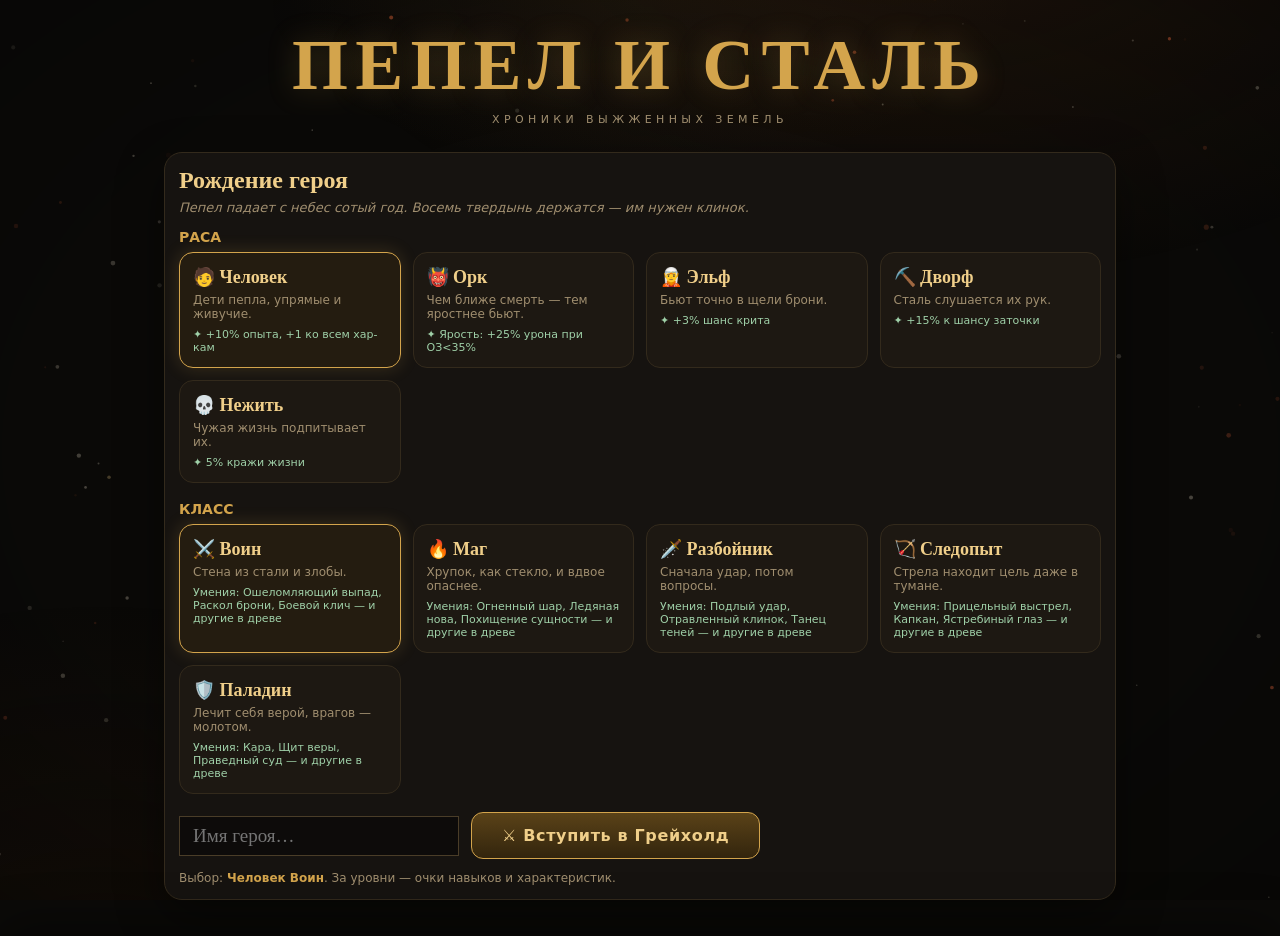
<file: index.html>
<!DOCTYPE html>
<html lang="ru">
<head>
  <meta charset="UTF-8">
  <meta name="viewport" content="width=device-width,initial-scale=1">
  <title>Пепел и Сталь</title>

  <link rel="stylesheet" href="styles/main.css">
  <link rel="stylesheet" href="styles/effects.css">
  <link rel="stylesheet" href="styles/dungeon.css">
  <link rel="stylesheet" href="styles/combat-juice.css">
  <link rel="stylesheet" href="styles/qol.css">
  <link rel="stylesheet" href="styles/mobile.css">
  <link rel="stylesheet" href="styles/mobile-menu-fix.css">
</head>
<body>
  <canvas id="fx" class="fx-layer"></canvas>
  <canvas id="ash" class="fx-layer"></canvas>

  <div id="create">
    <h1 class="create-title">ПЕПЕЛ И СТАЛЬ</h1>
    <div class="create-subtitle">ХРОНИКИ ВЫЖЖЕННЫХ ЗЕМЕЛЬ</div>

    <div class="panel">
      <h2 class="create-panel-title">Рождение героя</h2>
      <div class="create-tagline">
        Пепел падает с небес сотый год. Восемь твердынь держатся — им нужен клинок.
      </div>

      <div class="create-label">РАСА</div>
      <div class="selgrid" id="racegrid"></div>

      <div class="create-label">КЛАСС</div>
      <div class="selgrid" id="classgrid"></div>

      <div class="create-actions">
        <input
          id="cname"
          class="name-input"
          maxlength="16"
          placeholder="Имя героя…"
        >
        <button class="btn big gold" onclick="startGame()">
          ⚔ Вступить в Грейхолд
        </button>
      </div>

      <div id="csum" class="create-summary"></div>
    </div>
  </div>

  <div id="app" style="display:none">
    <div class="topbar">
      <div class="crest">ПЕПЕЛ И СТАЛЬ</div>

      <div class="tb-name">
        <b id="t-name"></b>
        <span id="t-race"></span>
      </div>

      <span class="lv" id="t-lvl">1</span>
      <span id="topbar-rank" class="rank-badge">🪵 Деревянный</span>

      <div class="tb-bars">
        <div class="bar hp">
          <i id="b-hp"></i>
          <span id="t-hp"></span>
        </div>

        <div class="bar mp">
          <i id="b-mp"></i>
          <span id="t-mp"></span>
        </div>

        <div class="bar xp">
          <i id="b-xp"></i>
          <span id="t-xp" class="xp-text"></span>
        </div>
      </div>

      <div class="res">
        <span class="gold-text" id="t-gold"></span>
        <span class="frag-text" id="t-frag"></span>

        <button
          class="btn small"
          style="margin-left:auto"
          onclick="if(confirm('Начать заново? Прогресс будет стёрт.')){localStorage.removeItem('AS3');location.reload();}"
        >
          Новая игра
        </button>
      </div>
    </div>

    <div id="main"></div>

    <div id="logpane">
      <b class="log-title">📜 Летопись</b>
      <div id="logbox"></div>
    </div>
  </div>

  <div class="toast" id="toast"></div>
  <div id="err"></div>

  <!-- =============================== -->
  <!-- ДАННЫЕ                          -->
  <!-- =============================== -->
  <script src="data/races.js"></script>
  <script src="data/classes.js"></script>
  <script src="data/new-skills.js"></script>
  <script src="data/stats.js"></script>
  <script src="data/enemies.js"></script>
  <script src="data/zones.js"></script>

  <script src="data/item-names.js"></script>
  <script src="data/item-affixes.js"></script>
  <script src="data/uniques.js"></script>
  <script src="data/gems.js"></script>
  <script src="data/elements.js"></script>
  <script src="data/trophies.js"></script>
  <script src="data/foods.js"></script>
  <script src="data/recipes.js"></script>
  <script src="data/titles.js"></script>
  <script src="data/ranks.js"></script>

  <script src="data/grand-content.js"></script>

  <!-- =============================== -->
  <!-- ЯДРО                            -->
  <!-- =============================== -->
  <script src="js/core/utils.js"></script>
  <script src="js/core/state.js"></script>
  <script src="js/core/save.js"></script>
  <script src="js/core/log.js"></script>
  <script src="js/core/fx.js"></script>

  <!-- =============================== -->
  <!-- СИСТЕМЫ                         -->
  <!-- =============================== -->
  <script src="js/systems/stats.js"></script>
  <script src="js/systems/skills.js"></script>
  <script src="js/systems/items.js"></script>
  <script src="js/systems/enemy.js"></script>
  <script src="js/systems/orders.js"></script>
  <script src="js/systems/economy.js"></script>

  <script src="js/systems/combat.js"></script>
  <script src="js/systems/dungeon.js"></script>
  <script src="js/systems/dungeon-update.js"></script>
  <script src="js/systems/arena.js"></script>

  <script src="js/systems/combat-juice.js"></script>

  <script src="js/systems/balance-patch.js"></script>

  

  <script src="js/systems/content-extra.js"></script>
  <script src="js/systems/dungeon-floors.js"></script>

  

  <!-- =============================== -->
  <!-- ИНТЕРФЕЙС                       -->
  <!-- =============================== -->
  <script src="js/ui/create.js"></script>
  <script src="js/ui/topbar.js"></script>
  <script src="js/ui/town.js"></script>
  <script src="js/ui/town2.js"></script>

  <script src="js/systems/inventory-qol.js"></script>
  <script src="js/systems/mobile-ui.js"></script>

  <script src="js/systems/ui-fix.js"></script>

  <script src="js/systems/grand-content.js"></script>

  <script src="js/systems/market-and-loot-expansion.js"></script>

  <!-- Запуск -->
  <script src="js/main.js"></script>
</body>
</html>
</file>
<file: styles/main.css>
:root {
  --bg: #0b0a08;
  --pan: #161310;
  --pan2: #1d1812;
  --lin: #332a1c;
  --lin2: #4a3d28;
  --gold: #d3a44c;
  --gold2: #f0cf8a;
  --ember: #e0653a;
  --teal: #4fb3a5;
  --blood: #c04040;
  --mana: #5a9fd6;
  --txt: #e9dcc3;
  --dim: #a08e6f;
  --dim2: #6f6250;
  --fd: Georgia, 'Times New Roman', serif;
  --fb: 'Segoe UI', system-ui, sans-serif;
}

* {
  margin: 0;
  padding: 0;
  box-sizing: border-box;
}

body {
  background: var(--bg);
  color: var(--txt);
  font-family: var(--fb);
  font-size: 14px;
  min-height: 100vh;
}

body::before {
  content: "";
  position: fixed;
  inset: 0;
  pointer-events: none;
  background:
    radial-gradient(900px 500px at 70% -10%, #2a1a0c55, transparent),
    radial-gradient(700px 500px at 10% 110%, #1c120855, transparent);
}

h1,
h2,
h3,
h4 {
  font-family: var(--fd);
}

button {
  font-family: var(--fb);
}

.fx-layer {
  position: fixed;
  inset: 0;
  z-index: 0;
  pointer-events: none;
}

#app,
#create {
  position: relative;
  z-index: 2;
}

/* =============================== */
/* Кнопки                          */
/* =============================== */

.btn {
  font-weight: 700;
  font-size: 13px;
  letter-spacing: .04em;
  color: var(--txt);
  background: linear-gradient(#2b2013, #1a130a);
  border: 1px solid var(--lin2);
  padding: 8px 14px;
  cursor: pointer;
  transition:
    transform 0.12s ease,
    box-shadow 0.15s ease,
    border-color 0.15s ease,
    color 0.15s ease;
}

.btn:hover {
  color: var(--gold2);
  border-color: var(--gold);
  box-shadow: 0 0 12px #d3a44c33;
}

.btn:active {
  transform: translateY(1px) scale(0.99);
}

.btn:disabled {
  opacity: .4;
  cursor: not-allowed;
}

.btn.gold {
  background: linear-gradient(#5a4218, #33250d);
  border-color: var(--gold);
  color: var(--gold2);
}

.btn.danger {
  border-color: #6c2a2a;
  color: #e8a0a0;
}

.btn.small {
  padding: 5px 9px;
  font-size: 12px;
}

.btn.big {
  padding: 13px 30px;
  font-size: 16px;
}

/* =============================== */
/* Бары                            */
/* =============================== */

.bar {
  position: relative;
  height: 15px;
  background: #000a;
  border: 1px solid #000;
  overflow: hidden;
}

.bar > i {
  position: absolute;
  left: 0;
  top: 0;
  bottom: 0;
  transition: width 0.35s cubic-bezier(0.22, 0.8, 0.35, 1);
}

.bar > span {
  position: absolute;
  inset: 0;
  display: flex;
  align-items: center;
  justify-content: center;
  font-size: 10px;
  font-weight: 700;
  color: #fff;
  text-shadow: 0 1px 2px #000;
}

.bar.hp > i {
  background: linear-gradient(#e0605a, #8c2020);
}

.bar.mp > i {
  background: linear-gradient(#6aa8e8, #2c5c9c);
}

.bar.xp > i {
  background: repeating-linear-gradient(
    45deg,
    var(--gold),
    var(--gold) 8px,
    #b98c34 8px,
    #b98c34 16px
  );
}

.bar.hp {
  height: 16px;
}

.bar.mp {
  height: 12px;
}

.bar.xp {
  height: 8px;
}

.xp-text {
  font-size: 8px;
}

/* =============================== */
/* Верхняя панель                  */
/* =============================== */

.res {
  display: flex;
  gap: 12px;
  align-items: center;
  flex-wrap: wrap;
  font-size: 13px;
}

.res .lv,
.lv {
  background: #0006;
  border: 1px solid var(--lin2);
  padding: 2px 9px;
  color: var(--gold);
  font-family: var(--fd);
}

.rank-badge {
  background: #0006;
  border: 1px solid var(--lin2);
  padding: 2px 9px;
  font-size: 12px;
}

.gold-text {
  color: var(--gold2);
}

.frag-text {
  color: var(--teal);
}

.topbar {
  display: flex;
  align-items: center;
  gap: 14px;
  padding: 10px 16px;
  background: linear-gradient(#1c140c, #140e08);
  border-bottom: 1px solid var(--lin);
  flex-wrap: wrap;
}

.crest {
  font-family: var(--fd);
  font-weight: 700;
  font-size: 19px;
  color: var(--gold);
}

.tb-name {
  min-width: 140px;
}

.tb-name b {
  font-family: var(--fd);
  font-size: 16px;
}

.tb-name span {
  display: block;
  color: var(--dim);
  font-size: 11px;
}

.tb-bars {
  flex: 1;
  display: flex;
  flex-direction: column;
  gap: 4px;
  max-width: 420px;
  min-width: 200px;
}

/* =============================== */
/* Панели и базовые блоки          */
/* =============================== */

.panel {
  background: var(--pan);
  border: 1px solid var(--lin);
  padding: 14px;
  margin-bottom: 12px;
  position: relative;
  animation: panelIn 0.24s ease;
}

@keyframes panelIn {
  from {
    opacity: 0;
    transform: translateY(8px);
  }

  to {
    opacity: 1;
    transform: translateY(0);
  }
}

.statline {
  display: flex;
  justify-content: space-between;
  padding: 4px 0;
  border-bottom: 1px dashed #ffffff10;
  font-size: 13px;
  gap: 10px;
  align-items: center;
}

.statline b {
  color: var(--gold2);
}

.statline .hint {
  font-size: 11px;
  color: var(--dim2);
  display: block;
}

.chip {
  display: inline-flex;
  gap: 5px;
  align-items: center;
  background: #0004;
  border: 1px solid var(--lin);
  padding: 3px 9px;
  font-size: 12px;
}

.chip.ck {
  cursor: pointer;
}

.chip.ck:hover {
  border-color: var(--gold);
}

/* =============================== */
/* Предметы                        */
/* =============================== */

.item {
  display: flex;
  gap: 9px;
  align-items: flex-start;
  background: #0003;
  border: 1px solid var(--lin);
  border-left: 3px solid #b9b3a4;
  padding: 8px 10px;
  margin-bottom: 7px;
  cursor: pointer;
  transition: .15s;
}

.item:hover {
  background: #fff1;
}

.item .ds {
  font-size: 11px;
  color: var(--dim);
}

.item .af {
  font-size: 11px;
  color: #9fb6d0;
  margin-top: 2px;
}

.item .eq {
  margin-left: auto;
  align-self: center;
  font-size: 11px;
  color: var(--gold);
  border: 1px solid var(--lin2);
  padding: 2px 7px;
  white-space: nowrap;
}

.r1 {
  border-left-color: #6fa8dc;
}

.r2 {
  border-left-color: #ffd24a;
}

.r3 {
  border-left-color: #e0575f;
}

.r4 {
  border-left-color: #ff9d3b;
  animation: lg 2.4s infinite;
}

@keyframes lg {
  0%,
  100% {
    box-shadow: 0 0 8px #ff9d3b22;
  }

  50% {
    box-shadow: 0 0 18px #ff9d3b55;
  }
}

.c0 {
  color: #b9b3a4;
}

.c1 {
  color: #6fa8dc;
}

.c2 {
  color: #ffd24a;
}

.c3 {
  color: #e0575f;
}

.c4 {
  color: #ff9d3b;
}

.icell {
  width: 72px;
  height: 72px;
  border: 2px solid #b9b3a4;
  background: #171008;
  display: flex;
  align-items: center;
  justify-content: center;
  font-size: 28px;
  position: relative;
  cursor: pointer;
  transition: .15s;
  flex: none;
}

.icell:hover {
  transform: translateY(-2px);
  box-shadow: 0 6px 14px #000a;
}

.icell.sm {
  width: 56px;
  height: 56px;
  font-size: 22px;
}

.icell.r1 {
  border-color: #6fa8dc;
}

.icell.r2 {
  border-color: #ffd24a;
}

.icell.r3 {
  border-color: #e0575f;
}

.icell.r4 {
  border-color: #ff9d3b;
  animation: lg 2.4s infinite;
}

.icell i {
  position: absolute;
  bottom: 1px;
  right: 3px;
  font-style: normal;
  font-size: 10px;
  color: var(--gold2);
  font-weight: 700;
}

.doll {
  display: grid;
  grid-template-columns: repeat(3, 72px);
  gap: 8px;
  justify-content: center;
  margin: 10px 0;
}

.slot {
  width: 72px;
  height: 72px;
  border: 1px dashed #4a3d28;
  display: flex;
  flex-direction: column;
  align-items: center;
  justify-content: center;
  color: #3f3428;
  font-size: 22px;
  background: #0003;
}

.slot small {
  font-size: 9px;
  letter-spacing: .06em;
  margin-top: 2px;
}

.bag {
  display: flex;
  flex-wrap: wrap;
  gap: 8px;
}

.invwrap {
  display: grid;
  grid-template-columns: 300px 1fr;
  gap: 12px;
}

.mast {
  display: inline-block;
  background: #ff9d3b22;
  border: 1px solid #ff9d3b;
  color: #ff9d3b;
  font-size: 10px;
  padding: 1px 6px;
  margin-left: 5px;
}

/* =============================== */
/* Экран создания                  */
/* =============================== */

#create {
  max-width: 1000px;
  margin: 0 auto;
  padding: 24px;
}

.create-title {
  text-align: center;
  font-size: clamp(38px, 6vw, 72px);
  color: var(--gold);
  letter-spacing: .1em;
  text-shadow: 0 0 30px #d3a44c44;
}

.create-subtitle {
  text-align: center;
  color: var(--dim);
  letter-spacing: .4em;
  font-size: 11px;
  margin: 6px 0 26px;
}

.create-panel-title {
  font-size: 24px;
  color: var(--gold2);
}

.create-tagline {
  color: var(--dim);
  font-size: 13px;
  margin: 6px 0 14px;
  font-style: italic;
}

.create-label {
  font-weight: 700;
  color: var(--gold);
  margin-bottom: 7px;
}

.create-actions {
  display: flex;
  gap: 12px;
  align-items: center;
  flex-wrap: wrap;
}

.name-input {
  background: #0006;
  border: 1px solid var(--lin2);
  color: var(--gold2);
  font-family: var(--fd);
  font-size: 19px;
  padding: 8px 13px;
  width: 280px;
  outline: none;
}

.create-summary {
  margin-top: 12px;
  color: var(--dim);
  font-size: 12px;
}

.selgrid {
  display: grid;
  grid-template-columns: repeat(auto-fill, minmax(220px, 1fr));
  gap: 12px;
  margin-bottom: 18px;
}

.selcard {
  background: var(--pan2);
  border: 1px solid var(--lin);
  padding: 13px;
  cursor: pointer;
  transition: .18s;
}

.selcard:hover {
  transform: translateY(-3px);
  border-color: var(--lin2);
}

.selcard.on {
  border-color: var(--gold);
  box-shadow: 0 0 18px #d3a44c33;
  background: #241c10;
}

.selcard h4 {
  font-size: 18px;
  color: var(--gold2);
}

.selcard p {
  font-size: 12px;
  color: var(--dim);
  margin-top: 5px;
}

.selcard .bn {
  margin-top: 7px;
  font-size: 11px;
  color: #9fd0a8;
}

/* =============================== */
/* Город                           */
/* =============================== */

#main {
  padding: 16px 20px;
}

.subnav {
  display: flex;
  gap: 6px;
  flex-wrap: wrap;
  margin-bottom: 12px;
}

.locgrid {
  display: grid;
  grid-template-columns: repeat(auto-fill, minmax(160px, 1fr));
  gap: 10px;
}

.loccard {
  background: var(--pan2);
  border: 1px solid var(--lin);
  padding: 12px;
  cursor: pointer;
  transition: .18s;
  text-align: center;
}

.loccard:hover {
  border-color: var(--gold);
  transform: translateY(-2px);
}

.loccard .lic {
  font-size: 30px;
}

.loccard h4 {
  font-size: 15px;
  color: var(--gold2);
}

.loccard p {
  font-size: 11px;
  color: var(--dim);
  margin-top: 4px;
}

.order {
  display: flex;
  gap: 10px;
  align-items: center;
  background: #0003;
  border: 1px solid var(--lin);
  padding: 9px 12px;
  margin-bottom: 7px;
}

.order.done {
  border-color: #5a7a3a;
}

.order.exp {
  border-color: #6c2a2a;
  opacity: .6;
}

.order .oi {
  font-size: 22px;
}

.order h4 {
  font-size: 15px;
}

.order p {
  font-size: 11px;
  color: var(--dim);
}

.order .rw {
  font-size: 11px;
  color: var(--gold2);
}

.order .tm {
  font-size: 11px;
  color: var(--ember);
  font-weight: 700;
}

.order .tm.low {
  color: var(--blood);
  animation: bl 1s infinite;
}

@keyframes bl {
  0%,
  100% {
    opacity: 1;
  }

  50% {
    opacity: .4;
  }
}

.dice {
  font-size: 44px;
  display: inline-block;
  margin: 0 6px;
}

.playcard {
  display: inline-block;
  width: 56px;
  height: 80px;
  border: 2px solid var(--lin2);
  border-radius: 6px;
  background: #f4ecd8;
  color: #222;
  font-size: 22px;
  font-weight: 700;
  text-align: center;
  line-height: 80px;
  margin: 0 6px;
}

.playcard.red {
  color: #a02020;
}

.gameres {
  font-family: var(--fd);
  font-size: 20px;
  margin: 8px 0;
  min-height: 26px;
}

.foodgrid {
  display: grid;
  grid-template-columns: repeat(auto-fill, minmax(150px, 1fr));
  gap: 8px;
}

.foodcard {
  border: 1px solid var(--lin);
  padding: 10px;
  background: #0003;
}

.foodcard.avail {
  border-color: var(--gold);
  background: #241c10;
}

.foodcard .fic {
  font-size: 24px;
}

.foodcard h5 {
  font-size: 13px;
  color: var(--gold2);
}

.foodcard p {
  font-size: 10px;
  color: var(--dim);
  margin: 3px 0;
}

.inncard {
  border: 1px solid var(--lin);
  padding: 12px;
  background: #0003;
  margin-bottom: 8px;
}

.inncard h5 {
  font-size: 15px;
  color: var(--gold2);
}

.inncard p {
  font-size: 12px;
  color: var(--dim);
  margin: 4px 0;
}

.drow {
  display: flex;
  align-items: center;
  gap: 8px;
  background: #0003;
  border: 1px solid var(--lin);
  padding: 6px 10px;
  margin-bottom: 5px;
}

.drow .nm2 {
  font-weight: 700;
  font-size: 13px;
}

.drow .ds2 {
  font-size: 11px;
  color: var(--dim);
}

/* =============================== */
/* Древо навыков                   */
/* =============================== */

#treewrap {
  position: relative;
  height: 560px;
  border: 1px solid var(--lin);
  background: radial-gradient(900px 600px at 50% 40%, #1e160d, #0c0906);
  overflow: hidden;
}

#treesvg {
  width: 100%;
  height: 100%;
  cursor: grab;
  touch-action: none;
}

.nd {
  transition: .15s;
  cursor: pointer;
}

.nd:hover {
  filter: brightness(1.5);
}

.nd.av circle.halo {
  animation: halo 1.8s infinite;
}

@keyframes halo {
  0%,
  100% {
    opacity: .15;
  }

  50% {
    opacity: .6;
  }
}

#tt {
  position: absolute;
  z-index: 5;
  background: #12100af2;
  border: 1px solid var(--lin2);
  padding: 10px 13px;
  font-size: 12px;
  max-width: 260px;
  pointer-events: none;
  display: none;
}

#tt b {
  font-family: var(--fd);
  font-size: 15px;
  display: block;
  margin-bottom: 3px;
}

#tt .m {
  color: #9fd0a8;
}

#tt .st {
  color: var(--dim);
  font-size: 11px;
  margin-top: 4px;
}

/* =============================== */
/* Данж                            */
/* =============================== */

.droom {
  cursor: pointer;
}

.droom.av:hover rect {
  stroke: var(--gold) !important;
}

.droom.done {
  opacity: .55;
}

.droom text {
  pointer-events: none;
}

/* =============================== */
/* Бой                             */
/* =============================== */

#arena {
  display: grid;
  grid-template-columns: 1fr 1fr;
  gap: 14px;
  margin-bottom: 12px;
}

.combatant {
  background: var(--pan2);
  border: 1px solid var(--lin);
  padding: 14px;
  text-align: center;
  position: relative;
  overflow: hidden;
}

.combatant .face {
  font-size: 50px;
  line-height: 1;
  margin: 6px 0;
}

.combatant.enemy {
  border-color: #5c2a2a;
}

.combatant.enemy.boss {
  border-color: var(--blood);
  animation: bp 2.6s infinite;
}

@keyframes bp {
  0%,
  100% {
    box-shadow: 0 0 16px #c0404022;
  }

  50% {
    box-shadow: 0 0 30px #c0404055;
  }
}

.combatant h3 {
  font-size: 19px;
}

.combatant .tag {
  font-size: 10px;
  color: var(--dim);
  letter-spacing: .1em;
  text-transform: uppercase;
}

.chlabel {
  margin-top: 6px;
  font-size: 9px;
  letter-spacing: 0.14em;
  color: var(--dim2);
  text-transform: uppercase;
}

.float {
  position: absolute;
  left: 50%;
  top: 36%;
  font-family: var(--fd);
  font-weight: 700;
  font-size: 28px;
  color: #ff8d7a;
  pointer-events: none;
  animation: fl .9s forwards;
  text-shadow: 0 2px 4px #000;
}

.float.crit {
  font-size: 38px;
  color: var(--gold2);
}

.float.heal,
.float.f-heal {
  color: #8fe08f;
}

.float.f-fire {
  color: #ff8c4a;
}

.float.f-poison {
  color: #7fb95c;
}

.float.f-ice {
  color: #8fd0ff;
}

.float.f-light {
  color: #ffe06a;
}

.float.f-shadow {
  color: #b48fe0;
}

@keyframes fl {
  from {
    opacity: 1;
    transform: translate(-50%, 0);
  }

  to {
    opacity: 0;
    transform: translate(-50%, -50px);
  }
}

.shake {
  animation: shk .32s;
}

@keyframes shk {
  0%,
  100% {
    transform: translateX(0);
  }

  25% {
    transform: translateX(-6px);
  }

  75% {
    transform: translateX(5px);
  }
}

.hit-flash {
  animation: hitFlash 0.18s ease;
}

@keyframes hitFlash {
  0% {
    filter: brightness(1);
  }

  35% {
    filter: brightness(1.8) saturate(1.3);
  }

  100% {
    filter: brightness(1);
  }
}

body.low-hp #pcard {
  animation: lowHpPulse 1.4s infinite;
}

@keyframes lowHpPulse {
  0%,
  100% {
    box-shadow: 0 0 10px rgba(192, 64, 64, 0.12);
  }

  50% {
    box-shadow: 0 0 26px rgba(192, 64, 64, 0.42);
  }
}

#cfeed {
  height: 160px;
  overflow-y: auto;
  background: #0004;
  border: 1px solid var(--lin);
  padding: 9px 12px;
  margin-bottom: 12px;
  font-size: 13px;
}

#cfeed p {
  margin-bottom: 4px;
}

#cfeed .p {
  color: #e8d8b0;
}

#cfeed .e {
  color: #e5a0a0;
}

#cfeed .s {
  color: #9fd0c8;
  font-style: italic;
}

#cfeed .c {
  color: var(--gold2);
  font-weight: 700;
}

.skillbar {
  display: flex;
  flex-wrap: wrap;
  gap: 8px;
}

.skillbar .btn small {
  display: block;
  font-weight: 400;
  font-size: 10px;
  color: var(--mana);
}

/* =============================== */
/* Лог                             */
/* =============================== */

#logpane {
  background: var(--pan);
  border-top: 1px solid var(--lin);
  max-height: 150px;
  overflow-y: auto;
  padding: 8px 12px;
}

.log-title {
  color: var(--gold);
  font-family: var(--fd);
}

.le {
  padding: 4px 7px;
  margin-bottom: 4px;
  font-size: 12px;
  line-height: 1.4;
  border-left: 2px solid #ffffff14;
  background: #0002;
}

.le.sys {
  border-color: var(--teal);
  color: #bfe0da;
}

.le.loot {
  border-color: var(--gold);
  color: #e5d3a8;
}

.le.bad {
  border-color: var(--blood);
  color: #e5aaaa;
}

.le.good {
  border-color: #7fb95c;
  color: #c8e5b4;
}

.le.story {
  border-color: #8a6ca8;
  color: #d8c8ea;
  font-style: italic;
}

/* =============================== */
/* Тосты и ошибки                  */
/* =============================== */

.toast {
  position: fixed;
  top: 12px;
  left: 50%;
  transform: translateX(-50%) translateY(-70px);
  z-index: 99;
  background: #1c140af5;
  border: 1px solid var(--gold);
  color: var(--gold2);
  font-weight: 700;
  padding: 11px 24px;
  transition: .35s;
  opacity: 0;
  box-shadow: 0 10px 30px #000c;
}

.toast.show {
  transform: translateX(-50%) translateY(0);
  opacity: 1;
}

.toast.r2 {
  border-color: #ffd24a;
  color: #ffd24a;
}

.toast.r3 {
  border-color: #e0575f;
  color: #ff9a9f;
}

.toast.r4 {
  border-color: #ff9d3b;
  color: #ff9d3b;
  box-shadow: 0 0 30px rgba(255, 157, 59, 0.25);
}

#err {
  display: none;
  position: fixed;
  bottom: 10px;
  left: 10px;
  z-index: 200;
  background: #3a1010;
  border: 1px solid var(--blood);
  color: #ffb0b0;
  font-size: 12px;
  padding: 8px 12px;
  max-width: 70vw;
}

/* =============================== */
/* Адаптив                         */
/* =============================== */

@media (max-width: 900px) {
  .invwrap {
    grid-template-columns: 1fr;
  }

  #arena {
    grid-template-columns: 1fr;
  }

  .tb-bars {
    min-width: 100%;
  }
}
</file>
<file: styles/effects.css>
/* =====================================================
   ПЕПЕЛ И СТАЛЬ
   Пакет полировки: эффекты, анимации, адаптив
   ===================================================== */

:root {
  --radius-sm: 10px;
  --radius-md: 14px;
  --radius-lg: 18px;

  --shadow-soft: 0 8px 24px rgba(0, 0, 0, 0.22);
  --shadow-deep: 0 16px 48px rgba(0, 0, 0, 0.42);

  --glow-gold: 0 0 18px rgba(211, 164, 76, 0.18);
  --glow-blood: 0 0 22px rgba(192, 64, 64, 0.28);
}

/* =============================== */
/* Базовая сцена                   */
/* =============================== */

body {
  overflow-x: hidden;
}

body::before {
  background:
    radial-gradient(1100px 650px at 72% -12%, rgba(74, 42, 18, 0.34), transparent 60%),
    radial-gradient(900px 650px at 8% 112%, rgba(38, 22, 10, 0.42), transparent 62%),
    radial-gradient(700px 320px at 50% 0%, rgba(211, 164, 76, 0.045), transparent 55%);
}

body::after {
  content: "";
  position: fixed;
  inset: 0;
  pointer-events: none;
  z-index: 3;
  background:
    radial-gradient(ellipse at center, transparent 52%, rgba(0, 0, 0, 0.24) 100%);
}

#app,
#create {
  position: relative;
  z-index: 4;
}

::selection {
  background: rgba(211, 164, 76, 0.24);
  color: #fff;
}

/* Скроллбары */
::-webkit-scrollbar {
  width: 10px;
  height: 10px;
}

::-webkit-scrollbar-track {
  background: rgba(0, 0, 0, 0.2);
}

::-webkit-scrollbar-thumb {
  background: #3a2d1b;
  border: 2px solid rgba(0, 0, 0, 0.35);
  border-radius: 999px;
}

::-webkit-scrollbar-thumb:hover {
  background: #55411f;
}

/* =============================== */
/* Верхняя панель                  */
/* =============================== */

.topbar {
  position: sticky;
  top: 0;
  z-index: 30;
  backdrop-filter: blur(8px);
  box-shadow: 0 10px 28px rgba(0, 0, 0, 0.26);
  border-bottom: 1px solid rgba(211, 164, 76, 0.14);
}

.crest {
  text-shadow: 0 0 22px rgba(211, 164, 76, 0.18);
}

.tb-name b {
  letter-spacing: 0.02em;
}

/* =============================== */
/* Панели и карточки                */
/* =============================== */

.panel,
.loccard,
.selcard,
.order,
.foodcard,
.inncard,
.item,
.drow,
.combatant,
#tt {
  border-radius: var(--radius-md);
}

.panel {
  box-shadow: var(--shadow-soft);
  animation: panelIn 0.26s ease;
}

@keyframes panelIn {
  from {
    opacity: 0;
    transform: translateY(10px);
  }

  to {
    opacity: 1;
    transform: translateY(0);
  }
}

.loccard,
.selcard,
.foodcard,
.inncard,
.item,
.order {
  transition:
    transform 0.16s ease,
    border-color 0.16s ease,
    box-shadow 0.16s ease,
    background 0.16s ease,
    opacity 0.16s ease;
}

.loccard:hover,
.selcard:hover,
.foodcard:hover,
.inncard:hover,
.order:hover {
  transform: translateY(-2px);
  box-shadow: var(--shadow-soft);
}

.loccard:active,
.selcard:active {
  transform: translateY(0) scale(0.995);
}

.item:hover {
  background: rgba(255, 255, 255, 0.045);
  box-shadow: 0 6px 18px rgba(0, 0, 0, 0.18);
}

/* =============================== */
/* Кнопки                          */
/* =============================== */

.btn {
  border-radius: 12px;
  position: relative;
  overflow: hidden;
  transition:
    transform 0.14s ease,
    box-shadow 0.16s ease,
    border-color 0.16s ease,
    color 0.16s ease,
    background 0.16s ease,
    filter 0.16s ease;
}

.btn:focus-visible {
  outline: 2px solid var(--gold);
  outline-offset: 2px;
}

.btn:hover {
  transform: translateY(-1px);
}

.btn:active {
  transform: translateY(1px) scale(0.99);
}

.btn::after {
  content: "";
  position: absolute;
  inset: 0;
  background: linear-gradient(
    120deg,
    transparent 20%,
    rgba(255, 255, 255, 0.06) 40%,
    transparent 60%
  );
  transform: translateX(-130%);
  transition: transform 0.55s ease;
  pointer-events: none;
}

.btn:hover::after {
  transform: translateX(130%);
}

.btn.gold {
  box-shadow: 0 0 0 rgba(211, 164, 76, 0);
}

.btn.gold:hover {
  box-shadow: 0 0 22px rgba(211, 164, 76, 0.22);
}

.btn.danger:hover {
  box-shadow: 0 0 18px rgba(192, 64, 64, 0.18);
}

.btn:disabled {
  filter: grayscale(0.45) brightness(0.72);
  transform: none !important;
  box-shadow: none !important;
}

.subnav {
  overflow-x: auto;
  padding-bottom: 6px;
  scrollbar-width: none;
}

.subnav::-webkit-scrollbar {
  display: none;
}

.subnav .btn {
  flex: 0 0 auto;
}

.subnav .btn.gold {
  box-shadow: 0 0 18px rgba(211, 164, 76, 0.18);
}

/* =============================== */
/* Бары                            */
/* =============================== */

.bar {
  border-radius: 999px;
  box-shadow:
    inset 0 1px 3px rgba(0, 0, 0, 0.5),
    0 1px 0 rgba(255, 255, 255, 0.02);
}

.bar > i {
  border-radius: inherit;
  transition:
    width 0.35s cubic-bezier(0.22, 0.8, 0.35, 1),
    filter 0.18s ease;
}

.bar > span {
  letter-spacing: 0.04em;
}

.bar.hp > i {
  box-shadow: 0 0 18px rgba(224, 96, 90, 0.18);
}

.bar.mp > i {
  box-shadow: 0 0 18px rgba(106, 168, 232, 0.18);
}

.bar.xp > i {
  box-shadow: 0 0 14px rgba(211, 164, 76, 0.16);
}

/* =============================== */
/* Создание героя                  */
/* =============================== */

#create .panel {
  border-radius: var(--radius-lg);
  box-shadow: var(--shadow-deep);
}

.selcard.on {
  animation: selectedPulse 2.2s infinite;
}

@keyframes selectedPulse {
  0%,
  100% {
    box-shadow: 0 0 14px rgba(211, 164, 76, 0.14);
  }

  50% {
    box-shadow: 0 0 26px rgba(211, 164, 76, 0.28);
  }
}

/* =============================== */
/* Бой                             */
/* =============================== */

.combatant {
  box-shadow: var(--shadow-soft);
  animation: panelIn 0.24s ease;
}

.combatant .face {
  filter: drop-shadow(0 8px 14px rgba(0, 0, 0, 0.35));
  transition: transform 0.14s ease;
}

.combatant.enemy .face {
  filter: drop-shadow(0 8px 16px rgba(192, 64, 64, 0.22));
}

.combatant.enemy.boss {
  box-shadow:
    0 0 26px rgba(192, 64, 64, 0.12),
    var(--shadow-deep);
}

.combatant.enemy.boss::before {
  content: "";
  position: absolute;
  inset: -1px;
  border-radius: inherit;
  pointer-events: none;
  border: 1px solid rgba(192, 64, 64, 0.24);
  animation: bossRing 2.4s infinite;
}

@keyframes bossRing {
  0%,
  100% {
    opacity: 0.18;
    transform: scale(1);
  }

  50% {
    opacity: 0.55;
    transform: scale(1.012);
  }
}

#cfeed {
  border-radius: var(--radius-md);
  box-shadow: inset 0 0 24px rgba(0, 0, 0, 0.18);
  scrollbar-width: thin;
}

#cfeed p {
  animation: feedIn 0.18s ease;
}

@keyframes feedIn {
  from {
    opacity: 0;
    transform: translateY(5px);
  }

  to {
    opacity: 1;
    transform: translateY(0);
  }
}

.skillbar {
  padding-bottom: 4px;
}

.skillbar .btn {
  min-width: 136px;
}

.skillbar .btn:not(:disabled):hover {
  transform: translateY(-2px);
}

.skillbar .btn:disabled {
  opacity: 0.55;
}

/* Вспышка крита */
body.crit-flash::after {
  content: "";
  position: fixed;
  inset: 0;
  z-index: 90;
  pointer-events: none;
  background:
    radial-gradient(circle at 50% 40%, rgba(240, 207, 138, 0.16), transparent 42%);
  animation: critFlash 0.18s ease forwards;
}

@keyframes critFlash {
  from {
    opacity: 1;
  }

  to {
    opacity: 0;
  }
}

/* Микро hit-stop */
body.hit-stop #app {
  animation: hitStop 0.1s steps(2);
}

@keyframes hitStop {
  0% {
    transform: scale(1);
  }

  50% {
    transform: scale(0.997);
  }

  100% {
    transform: scale(1);
  }
}

/* Низкое HP */
#low-hp-overlay {
  position: fixed;
  inset: 0;
  pointer-events: none;
  z-index: 5;
  opacity: 0;
  transition: opacity 0.35s ease;
  box-shadow:
    inset 0 0 110px rgba(192, 64, 64, 0.52),
    inset 0 0 220px rgba(192, 64, 64, 0.24);
}

body.low-hp #low-hp-overlay {
  opacity: 1;
  animation: lowHpPulse 1.7s infinite;
}

@keyframes lowHpPulse {
  0%,
  100% {
    opacity: 0.72;
  }

  50% {
    opacity: 1;
  }
}

/* =============================== */
/* Данж                            */
/* =============================== */

.droom {
  animation: roomIn 0.24s ease;
}

@keyframes roomIn {
  from {
    opacity: 0;
    transform: translateY(5px);
  }

  to {
    opacity: 1;
    transform: translateY(0);
  }
}

.droom.here rect {
  filter: drop-shadow(0 0 12px rgba(240, 207, 138, 0.35));
}

.droom.av rect {
  transition: stroke 0.15s ease, filter 0.15s ease;
}

.droom.av:hover rect {
  filter: drop-shadow(0 0 10px rgba(211, 164, 76, 0.28));
}

.droom.done {
  filter: saturate(0.75);
}

/* =============================== */
/* Древо навыков                   */
/* =============================== */

#treewrap {
  border-radius: var(--radius-lg);
  box-shadow: var(--shadow-deep);
}

#tt {
  box-shadow: var(--shadow-deep);
  animation: tooltipIn 0.12s ease;
}

@keyframes tooltipIn {
  from {
    opacity: 0;
    transform: translateY(4px);
  }

  to {
    opacity: 1;
    transform: translateY(0);
  }
}

/* =============================== */
/* Инвентарь                       */
/* =============================== */

.icell {
  border-radius: 14px;
}

.icell:hover {
  box-shadow:
    0 8px 18px rgba(0, 0, 0, 0.28),
    0 0 16px rgba(211, 164, 76, 0.08);
}

.doll .slot {
  border-radius: 14px;
}

.bag .icell {
  animation: itemPop 0.2s ease;
}

@keyframes itemPop {
  from {
    opacity: 0;
    transform: scale(0.94);
  }

  to {
    opacity: 1;
    transform: scale(1);
  }
}

/* =============================== */
/* Тосты                           */
/* =============================== */

.toast {
  border-radius: 14px;
  backdrop-filter: blur(6px);
  box-shadow:
    0 14px 38px rgba(0, 0, 0, 0.42),
    0 0 22px rgba(211, 164, 76, 0.08);
}

.toast.r1 {
  border-color: #6fa8dc;
  color: #a8cdf0;
}

.toast.r2 {
  border-color: #ffd24a;
  color: #ffd24a;
}

.toast.r3 {
  border-color: #e0575f;
  color: #ff9a9f;
  box-shadow:
    0 14px 38px rgba(0, 0, 0, 0.42),
    0 0 24px rgba(224, 87, 95, 0.18);
}

.toast.r4 {
  border-color: #ff9d3b;
  color: #ff9d3b;
  box-shadow:
    0 14px 38px rgba(0, 0, 0, 0.42),
    0 0 30px rgba(255, 157, 59, 0.24);
}

/* =============================== */
/* Лог                             */
/* =============================== */

#logpane {
  backdrop-filter: blur(6px);
}

.le {
  border-radius: 8px;
  animation: feedIn 0.18s ease;
}

/* =============================== */
/* Адаптив                         */
/* =============================== */

@media (max-width: 1100px) {
  .invwrap {
    grid-template-columns: 260px 1fr;
  }
}

@media (max-width: 900px) {
  #main {
    padding: 12px;
  }

  .invwrap {
    grid-template-columns: 1fr;
  }

  #arena {
    grid-template-columns: 1fr;
  }

  .tb-bars {
    min-width: 100%;
    max-width: 100%;
    order: 5;
  }

  .topbar {
    gap: 10px;
    padding: 8px 10px;
  }

  .crest {
    font-size: 16px;
  }

  .tb-name {
    min-width: 0;
  }

  .subnav .btn {
    white-space: nowrap;
  }
}

@media (max-width: 620px) {
  .skillbar {
    display: grid;
    grid-template-columns: repeat(2, minmax(0, 1fr));
    gap: 8px;
  }

  .skillbar .btn {
    min-width: 0;
    width: 100%;
  }

  .doll {
    grid-template-columns: repeat(3, 58px);
  }

  .slot,
  .icell {
    width: 58px;
    height: 58px;
  }

  .icell.sm {
    width: 48px;
    height: 48px;
    font-size: 20px;
  }

  .bag {
    gap: 6px;
  }

  .locgrid {
    grid-template-columns: repeat(auto-fill, minmax(130px, 1fr));
  }

  .foodgrid {
    grid-template-columns: repeat(auto-fill, minmax(120px, 1fr));
  }

  .order {
    flex-wrap: wrap;
  }

  .drow {
    flex-wrap: wrap;
  }
}

/* =============================== */
/* Доступность                     */
/* =============================== */

@media (prefers-reduced-motion: reduce) {
  *,
  *::before,
  *::after {
    animation-duration: 0.01ms !important;
    animation-iteration-count: 1 !important;
    transition-duration: 0.01ms !important;
    scroll-behavior: auto !important;
  }
}
</file>
<file: styles/dungeon.css>
/* =====================================================
   ДАНЖ: атмосфера, туман, подсветка комнат
   ===================================================== */

body.dungeon-active::before {
  background:
    radial-gradient(1000px 600px at 50% -10%, rgba(35, 22, 12, 0.52), transparent 60%),
    radial-gradient(800px 500px at 15% 110%, rgba(18, 12, 8, 0.58), transparent 65%),
    radial-gradient(600px 320px at 85% 20%, rgba(120, 40, 25, 0.06), transparent 55%);
}

/* Панель с картой данжа */
.dungeon-map {
  position: relative;
  overflow: hidden;
  border-color: rgba(211, 164, 76, 0.18);
  background:
    radial-gradient(800px 480px at 50% 20%, rgba(38, 27, 15, 0.72), rgba(11, 9, 6, 0.92)),
    var(--pan);
  box-shadow:
    0 18px 46px rgba(0, 0, 0, 0.38),
    inset 0 0 42px rgba(0, 0, 0, 0.26);
}

/* Туман */
.dungeon-map::before {
  content: "";
  position: absolute;
  inset: -22%;
  z-index: 0;
  pointer-events: none;
  opacity: 0.22;
  background:
    radial-gradient(220px 140px at 20% 30%, rgba(226, 205, 170, 0.14), transparent 70%),
    radial-gradient(260px 160px at 75% 22%, rgba(226, 205, 170, 0.10), transparent 70%),
    radial-gradient(240px 170px at 58% 78%, rgba(226, 205, 170, 0.12), transparent 70%),
    radial-gradient(180px 120px at 32% 82%, rgba(226, 205, 170, 0.08), transparent 70%);
  animation: dungeonFog 18s linear infinite alternate;
}

@keyframes dungeonFog {
  from {
    transform: translate3d(-1.5%, -1%, 0) scale(1);
  }

  to {
    transform: translate3d(1.8%, 1.2%, 0) scale(1.04);
  }
}

/* Виньетка карты */
.dungeon-map::after {
  content: "";
  position: absolute;
  inset: 0;
  z-index: 2;
  pointer-events: none;
  box-shadow:
    inset 0 0 70px rgba(0, 0, 0, 0.46),
    inset 0 0 160px rgba(0, 0, 0, 0.18);
}

.dungeon-map svg {
  position: relative;
  z-index: 1;
}

/* Комнаты */
.droom {
  transition:
    opacity 0.18s ease,
    filter 0.18s ease;
}

.droom rect {
  transition:
    stroke 0.16s ease,
    filter 0.16s ease,
    stroke-width 0.16s ease;
}

.droom.av:hover rect {
  stroke: var(--gold) !important;
  filter: drop-shadow(0 0 9px rgba(211, 164, 76, 0.32));
}

.droom.av {
  cursor: pointer;
}

.droom.done {
  opacity: 0.56;
  filter: saturate(0.72);
}

/* Текущая комната */
.droom[data-here="1"] rect {
  animation: hereRoomPulse 1.9s infinite ease-in-out;
}

@keyframes hereRoomPulse {
  0%,
  100% {
    stroke-opacity: 0.95;
    filter: drop-shadow(0 0 8px rgba(240, 207, 138, 0.22));
  }

  50% {
    stroke-opacity: 0.45;
    filter: drop-shadow(0 0 15px rgba(240, 207, 138, 0.36));
  }
}

/* Босс */
.droom[data-rt="boss"] rect {
  filter: drop-shadow(0 0 12px rgba(192, 64, 64, 0.36));
}

.droom[data-rt="boss"] {
  animation: bossRoomBreath 2.3s infinite ease-in-out;
}

@keyframes bossRoomBreath {
  0%,
  100% {
    opacity: 0.92;
  }

  50% {
    opacity: 1;
  }
}

/* Сундуки */
.droom[data-rt="chest"] rect,
.droom[data-rt="locked"] rect {
  filter: drop-shadow(0 0 9px rgba(212, 175, 55, 0.24));
}

/* Алтарь */
.droom[data-rt="altar"] rect {
  filter: drop-shadow(0 0 10px rgba(79, 179, 165, 0.28));
}

/* Торговец */
.droom[data-rt="merch"] rect {
  filter: drop-shadow(0 0 8px rgba(240, 207, 138, 0.18));
}

/* Костёр */
.droom[data-rt="rest"] rect {
  filter: drop-shadow(0 0 9px rgba(224, 101, 58, 0.26));
}

/* Ловушки */
.droom[data-rt="trap"] rect {
  filter: drop-shadow(0 0 7px rgba(255, 120, 90, 0.16));
}

/* Подписи комнат */
.droom text {
  filter: drop-shadow(0 2px 6px rgba(0, 0, 0, 0.45));
}

/* Коридоры */
.dungeon-map rect[rx="3"] {
  opacity: 0.9;
}

/* Небольшое появление карты */
.dungeon-map svg {
  animation: dungeonMapIn 0.28s ease;
}

@keyframes dungeonMapIn {
  from {
    opacity: 0;
    transform: translateY(7px);
  }

  to {
    opacity: 1;
    transform: translateY(0);
  }
}

/* Мобильная корректировка */
@media (max-width: 700px) {
  .dungeon-map::before {
    opacity: 0.16;
  }

  .dungeon-map::after {
    box-shadow:
      inset 0 0 42px rgba(0, 0, 0, 0.42);
  }
}

/* Уважение к reduced motion */
@media (prefers-reduced-motion: reduce) {
  .dungeon-map::before,
  .droom[data-here="1"] rect,
  .droom[data-rt="boss"],
  .dungeon-map svg {
    animation: none !important;
  }
}
</file>
<file: styles/combat-juice.css>
/* =====================================================
   БОЕВОЙ СОК
   Без звука и без тряски
   ===================================================== */

/* Полностью отключаем тряску */
.shake {
  animation: none !important;
}

/* Если вдруг где-то остался hit-stop, гасим его */
body.hit-stop #app {
  animation: none !important;
}

/* Боевые карточки лучше реагируют на анимации */
.combatant {
  will-change: transform, filter;
}

/* =============================== */
/* Рывки и отдача                  */
/* =============================== */

.cj-lunge-right {
  animation: cjLungeRight 0.26s ease;
}

@keyframes cjLungeRight {
  0% {
    transform: translateX(0) scale(1);
  }

  35% {
    transform: translateX(10px) scale(1.012);
  }

  100% {
    transform: translateX(0) scale(1);
  }
}

.cj-lunge-left {
  animation: cjLungeLeft 0.26s ease;
}

@keyframes cjLungeLeft {
  0% {
    transform: translateX(0) scale(1);
  }

  35% {
    transform: translateX(-10px) scale(1.012);
  }

  100% {
    transform: translateX(0) scale(1);
  }
}

.cj-recoil {
  animation: cjRecoil 0.24s ease;
}

@keyframes cjRecoil {
  0% {
    transform: translateX(0);
  }

  30% {
    transform: translateX(-6px);
  }

  100% {
    transform: translateX(0);
  }
}

/* =============================== */
/* Вспышки попаданий               */
/* =============================== */

.cj-hit {
  animation: cjHit 0.22s ease;
}

@keyframes cjHit {
  0% {
    filter: brightness(1) saturate(1);
  }

  30% {
    filter: brightness(1.55) saturate(1.25);
  }

  100% {
    filter: brightness(1) saturate(1);
  }
}

.cj-crit-flash {
  animation: cjCritFlash 0.32s ease;
}

@keyframes cjCritFlash {
  0% {
    box-shadow: 0 0 0 rgba(240, 207, 138, 0);
  }

  35% {
    box-shadow:
      0 0 22px rgba(240, 207, 138, 0.42),
      inset 0 0 18px rgba(240, 207, 138, 0.12);
  }

  100% {
    box-shadow: 0 0 0 rgba(240, 207, 138, 0);
  }
}

/* =============================== */
/* Лечение                         */
/* =============================== */

.cj-heal-glow {
  animation: cjHealGlow 0.55s ease;
}

@keyframes cjHealGlow {
  0% {
    box-shadow: 0 0 0 rgba(143, 224, 143, 0);
  }

  35% {
    box-shadow:
      0 0 22px rgba(143, 224, 143, 0.36),
      inset 0 0 16px rgba(143, 224, 143, 0.10);
  }

  100% {
    box-shadow: 0 0 0 rgba(143, 224, 143, 0);
  }
}

/* =============================== */
/* Ярость босса                    */
/* =============================== */

.cj-enrage {
  animation: cjEnrage 0.9s ease;
}

@keyframes cjEnrage {
  0% {
    box-shadow: 0 0 0 rgba(192, 64, 64, 0);
  }

  30% {
    box-shadow:
      0 0 28px rgba(192, 64, 64, 0.46),
      inset 0 0 22px rgba(192, 64, 64, 0.14);
  }

  100% {
    box-shadow: 0 0 0 rgba(192, 64, 64, 0);
  }
}

/* =============================== */
/* Смерть врага                    */
/* =============================== */

.cj-dying {
  animation: cjDeath 0.55s ease forwards;
}

@keyframes cjDeath {
  0% {
    opacity: 1;
    transform: scale(1);
    filter: grayscale(0) brightness(1);
  }

  40% {
    opacity: 0.9;
    transform: scale(0.985);
    filter: grayscale(0.35) brightness(1.25);
  }

  100% {
    opacity: 0.12;
    transform: scale(0.93) translateY(6px);
    filter: grayscale(1) brightness(1.6) blur(1px);
  }
}

/* =============================== */
/* Частицы                         */
/* =============================== */

.cj-particle {
  position: absolute;
  z-index: 6;
  width: var(--s, 5px);
  height: var(--s, 5px);
  border-radius: 50%;
  pointer-events: none;
  opacity: 0;
  animation: cjParticle var(--dur, 0.6s) ease-out forwards;
}

@keyframes cjParticle {
  0% {
    opacity: 1;
    transform: translate(-50%, -50%) scale(1);
  }

  100% {
    opacity: 0;
    transform:
      translate(
        calc(-50% + var(--dx, 0px)),
        calc(-50% + var(--dy, -30px))
      )
      scale(0.35);
  }
}

/* Физический удар */
.cj-phys {
  background: #d8c8a8;
  box-shadow: 0 0 8px rgba(216, 200, 168, 0.55);
}

/* Крит */
.cj-crit {
  background: #f0cf8a;
  box-shadow: 0 0 10px rgba(240, 207, 138, 0.75);
}

/* Огонь */
.cj-fire {
  background: #ff8c4a;
  box-shadow: 0 0 10px rgba(255, 140, 74, 0.75);
}

/* Яд */
.cj-poison {
  background: #7fb95c;
  box-shadow: 0 0 10px rgba(127, 185, 92, 0.75);
}

/* Лёд */
.cj-ice {
  background: #8fd0ff;
  box-shadow: 0 0 10px rgba(143, 208, 255, 0.75);
}

/* Молния */
.cj-light {
  background: #ffe06a;
  box-shadow: 0 0 10px rgba(255, 224, 106, 0.75);
}

/* Тьма */
.cj-shadow {
  background: #b48fe0;
  box-shadow: 0 0 10px rgba(180, 143, 224, 0.75);
}

/* Лечение */
.cj-heal {
  background: #8fe08f;
  box-shadow: 0 0 10px rgba(143, 224, 143, 0.75);
}

/* Смерть/пепел */
.cj-death {
  background: #c9bda7;
  box-shadow: 0 0 8px rgba(201, 189, 167, 0.45);
}

/* =============================== */
/* Доступность                     */
/* =============================== */

@media (prefers-reduced-motion: reduce) {
  .cj-lunge-right,
  .cj-lunge-left,
  .cj-recoil,
  .cj-hit,
  .cj-crit-flash,
  .cj-heal-glow,
  .cj-enrage,
  .cj-dying,
  .cj-particle {
    animation: none !important;
  }
}
</file>
<file: styles/qol.css>
/* =====================================================
   QOL: быстрая продажа, сравнение предметов, инвентарь
   ===================================================== */

/* =============================== */
/* Быстрая продажа                 */
/* =============================== */

.quick-bar {
  display: flex;
  flex-wrap: wrap;
  gap: 8px;
  align-items: center;
  margin: 10px 0;
}

.quick-bar .btn {
  flex: 0 0 auto;
}

.quick-info {
  font-size: 12px;
  color: var(--dim);
}

.invitem {
  display: grid;
  grid-template-columns: 52px 1fr auto;
  gap: 10px;
  align-items: center;
  background: rgba(0, 0, 0, 0.18);
  border: 1px solid var(--lin);
  border-left: 3px solid #b9b3a4;
  border-radius: 12px;
  padding: 9px;
  margin-bottom: 8px;
  cursor: pointer;
  transition:
    transform 0.14s ease,
    background 0.14s ease,
    border-color 0.14s ease,
    box-shadow 0.14s ease;
}

.invitem:hover {
  background: rgba(255, 255, 255, 0.045);
  transform: translateY(-1px);
  box-shadow: 0 7px 18px rgba(0, 0, 0, 0.18);
}

.invitem.selected {
  outline: 2px solid var(--gold);
  background: rgba(211, 164, 76, 0.09);
}

.invitem .invicon {
  width: 52px;
  height: 52px;
  display: flex;
  align-items: center;
  justify-content: center;
  font-size: 27px;
  background: rgba(0, 0, 0, 0.22);
  border: 1px solid rgba(255, 255, 255, 0.06);
  border-radius: 12px;
}

.invitem .invname {
  font-weight: 700;
  font-size: 13px;
  line-height: 1.25;
}

.invitem .invstats {
  font-size: 11px;
  color: var(--dim);
  margin-top: 3px;
  line-height: 1.35;
}

.invitem .invright {
  text-align: right;
  font-size: 12px;
  color: var(--gold2);
  white-space: nowrap;
}

.invitem .sell-checkbox {
  font-size: 18px;
  margin-top: 4px;
}

/* Редкости */
.invitem.r0 {
  border-left-color: #b9b3a4;
}

.invitem.r1 {
  border-left-color: #6fa8dc;
}

.invitem.r2 {
  border-left-color: #ffd24a;
}

.invitem.r3 {
  border-left-color: #e0575f;
}

.invitem.r4 {
  border-left-color: #ff9d3b;
}

/* =============================== */
/* Сравнение предметов             */
/* =============================== */

.cmp-panel {
  border-color: rgba(211, 164, 76, 0.24);
  background:
    linear-gradient(180deg, rgba(255, 255, 255, 0.015), rgba(0, 0, 0, 0.08)),
    var(--pan);
}

.cmp-title {
  color: var(--gold);
  font-weight: 700;
  font-size: 13px;
  margin-bottom: 8px;
}

.cmp-row {
  display: flex;
  justify-content: space-between;
  gap: 12px;
  align-items: center;
  padding: 4px 0;
  border-bottom: 1px dashed rgba(255, 255, 255, 0.08);
  font-size: 13px;
}

.cmp-row:last-child {
  border-bottom: none;
}

.cmp-name {
  color: var(--txt);
  opacity: 0.92;
}

.cmp-value {
  display: flex;
  align-items: center;
  gap: 8px;
  white-space: nowrap;
}

.cmp-diff {
  font-weight: 700;
  font-size: 12px;
  padding: 1px 6px;
  border-radius: 8px;
  border: 1px solid transparent;
}

.cmp-up {
  color: #9fe08f;
  border-color: rgba(127, 185, 92, 0.35);
  background: rgba(127, 185, 92, 0.08);
}

.cmp-down {
  color: #ff9a9a;
  border-color: rgba(224, 87, 95, 0.35);
  background: rgba(224, 87, 95, 0.08);
}

.cmp-same {
  color: var(--dim2);
}

.cmp-note {
  margin-top: 8px;
  font-size: 11px;
  color: var(--dim2);
}

/* =============================== */
/* Мобильное древо навыков         */
/* =============================== */

.tree-mobile {
  display: grid;
  gap: 10px;
}

.tree-skill {
  display: grid;
  grid-template-columns: 1fr auto;
  gap: 10px;
  align-items: center;
  background: rgba(0, 0, 0, 0.18);
  border: 1px solid var(--lin);
  border-radius: 14px;
  padding: 12px;
}

.tree-skill.selected {
  outline: 2px solid var(--gold);
  background: rgba(211, 164, 76, 0.08);
}

.tree-skill h4 {
  font-size: 16px;
  color: var(--gold2);
}

.tree-skill .tree-desc {
  font-size: 12px;
  color: var(--dim);
  margin-top: 4px;
  line-height: 1.4;
}

.tree-rank {
  display: inline-flex;
  gap: 4px;
  margin-top: 6px;
}

.tree-rank i {
  width: 12px;
  height: 12px;
  border-radius: 50%;
  border: 1px solid var(--lin2);
  background: rgba(0, 0, 0, 0.25);
}

.tree-rank i.on {
  background: var(--gold);
  border-color: var(--gold2);
  box-shadow: 0 0 8px rgba(211, 164, 76, 0.35);
}

.tree-confirm {
  position: sticky;
  top: 8px;
  z-index: 20;
  border: 1px solid rgba(211, 164, 76, 0.3);
  background:
    linear-gradient(180deg, rgba(255, 255, 255, 0.02), rgba(0, 0, 0, 0.12)),
    rgba(18, 15, 10, 0.98);
  box-shadow: 0 16px 34px rgba(0, 0, 0, 0.36);
}

.tree-confirm h3 {
  font-size: 18px;
  color: var(--gold2);
}

.tree-confirm .tree-confirm-desc {
  margin: 8px 0;
  color: var(--txt);
  font-size: 13px;
  line-height: 1.45;
}

.tree-confirm-actions {
  display: flex;
  gap: 8px;
  flex-wrap: wrap;
}

.tree-confirm-actions .btn {
  flex: 1 1 auto;
}

/* =============================== */
/* Кнопки выбора в древе            */
/* =============================== */

.tree-select-btn {
  min-width: 110px;
}

/* =============================== */
/* Мелкие универсальные улучшения   */
/* =============================== */

.touch-muted {
  color: var(--dim2);
  font-size: 11px;
}

.gold-strong {
  color: var(--gold2);
  font-weight: 700;
}
</file>
<file: styles/mobile.css>
/* =====================================================
   МОБИЛЬНАЯ ОПТИМИЗАЦИЯ
   ===================================================== */

/* Чтобы не было синей подсветки тапа */
body {
  -webkit-tap-highlight-color: transparent;
}

/* Быстрые тач-кнопки */
.btn,
.selcard,
.loccard,
.invitem,
.chip.ck {
  touch-action: manipulation;
}

/* Мобильный режим по ширине */
@media (max-width: 760px) {
  body {
    font-size: 15px;
  }

  #main {
    padding: 10px;
  }

  /* Верхняя панель не липнет, чтобы бой мог прилипать */
  .topbar {
    position: static;
    gap: 8px;
    padding: 8px 10px;
  }

  .crest {
    font-size: 15px;
  }

  .tb-name {
    min-width: 0;
  }

  .tb-name b {
    font-size: 14px;
  }

  .tb-bars {
    max-width: none;
    min-width: 100%;
    order: 5;
  }

  /* Кнопки крупнее */
  .btn {
    min-height: 42px;
    padding: 10px 12px;
    font-size: 13px;
  }

  .btn.small {
    min-height: 38px;
    padding: 8px 10px;
  }

  .btn.big {
    width: 100%;
  }

  /* Вкладки города: горизонтальный скролл */
  .subnav {
    flex-wrap: nowrap;
    overflow-x: auto;
    padding-bottom: 8px;
    scrollbar-width: none;
    -webkit-overflow-scrolling: touch;
  }

  .subnav::-webkit-scrollbar {
    display: none;
  }

  .subnav .btn {
    flex: 0 0 auto;
    white-space: nowrap;
  }

  /* =============================== */
  /* Бой                              */
  /* =============================== */

  /*
    Главное исправление:
    на телефоне блоки боя прилипают к верху,
    чтобы HP игрока и врага всегда были видны.
  */
  #arena {
    position: sticky;
    top: 0;
    z-index: 35;
    display: grid;
    grid-template-columns: 1fr 1fr;
    gap: 6px;
    margin: -10px -10px 10px;
    padding: 7px;
    background: rgba(11, 10, 8, 0.96);
    backdrop-filter: blur(8px);
    border-bottom: 1px solid rgba(211, 164, 76, 0.16);
    box-shadow: 0 10px 24px rgba(0, 0, 0, 0.22);
  }

  .combatant {
    padding: 7px;
    border-radius: 12px;
    min-width: 0;
  }

  .combatant .face {
    font-size: 24px;
    line-height: 1;
    margin: 2px 0;
  }

  .combatant h3 {
    font-size: 12px;
    line-height: 1.2;
    white-space: nowrap;
    overflow: hidden;
    text-overflow: ellipsis;
  }

  .combatant .tag {
    display: none;
  }

  .chlabel {
    display: none;
  }

  .combatant .bar {
    height: 13px;
    margin-top: 3px;
  }

  .combatant .bar span {
    font-size: 8px;
  }

  .combatant .bar.hp {
    height: 14px;
  }

  .combatant .bar.mp {
    height: 9px;
  }

  #pstat {
    font-size: 9px;
    min-height: 11px;
  }

  /* Полоски замаха можно оставить, но сделать тоньше */
  #arena .bar[style] {
    height: 4px !important;
  }

  /* Лог боя компактнее */
  #cfeed {
    height: 120px;
    font-size: 12px;
    padding: 8px;
  }

  /* Умения крупнее и в 2 колонки */
  .skillbar {
    display: grid;
    grid-template-columns: 1fr 1fr;
    gap: 8px;
  }

  .skillbar .btn {
    min-width: 0;
    width: 100%;
    padding: 11px 8px;
  }

  .skillbar .btn small {
    font-size: 9px;
    line-height: 1.25;
  }

  /* =============================== */
  /* Инвентарь                       */
  /* =============================== */

  .invwrap {
    grid-template-columns: 1fr;
    gap: 10px;
  }

  .doll {
    grid-template-columns: repeat(3, 58px);
  }

  .slot,
  .icell {
    width: 58px;
    height: 58px;
  }

  .icell.sm {
    width: 50px;
    height: 50px;
    font-size: 21px;
  }

  .bag {
    display: block;
  }

  .invitem {
    grid-template-columns: 48px 1fr auto;
    gap: 8px;
    padding: 10px;
  }

  .invitem .invicon {
    width: 48px;
    height: 48px;
    font-size: 25px;
  }

  .invitem .invname {
    font-size: 13px;
  }

  .invitem .invstats {
    font-size: 11px;
  }

  .invitem .invright {
    font-size: 11px;
  }

  /* Сравнение */
  .cmp-row {
    font-size: 13px;
    gap: 8px;
  }

  .cmp-diff {
    font-size: 12px;
  }

  /* =============================== */
  /* Древо навыков                   */
  /* =============================== */

  #treewrap {
    height: auto;
    border: none;
    background: none;
    overflow: visible;
  }

  #treesvg {
    display: none;
  }

  .tree-skill {
    grid-template-columns: 1fr;
  }

  .tree-select-btn {
    width: 100%;
  }

  .tree-confirm {
    top: 0;
    border-radius: 14px;
  }

  /* =============================== */
  /* Город и прочие экраны            */
  /* =============================== */

  .locgrid {
    grid-template-columns: repeat(2, 1fr);
    gap: 8px;
  }

  .loccard {
    padding: 10px;
  }

  .loccard .lic {
    font-size: 25px;
  }

  .loccard h4 {
    font-size: 13px;
  }

  .foodgrid {
    grid-template-columns: repeat(2, 1fr);
  }

  .order {
    flex-direction: column;
    align-items: stretch;
  }

  .order .oi {
    display: none;
  }

  .drow {
    flex-wrap: wrap;
  }

  .drow .nm2 {
    font-size: 13px;
  }

  /* Таверна/гостиница/кузница */
  .inncard,
  .foodcard {
    padding: 10px;
  }

  /* Врата */
  .panel .drow .btn.small {
    width: 100%;
  }

  /* Лог */
  #logpane {
    max-height: 130px;
    padding: 8px;
  }

  /* Тосты */
  .toast {
    left: 10px;
    right: 10px;
    width: auto;
    transform: translateY(-70px);
    text-align: center;
  }

  .toast.show {
    transform: translateY(0);
  }

  /* Создание героя */
  #create {
    padding: 12px;
  }

  #cname {
    width: 100% !important;
  }

  /* Данж */
  .dungeon-map svg {
    min-width: 520px;
  }

  /* Экран героя */
  .statline {
    flex-direction: column;
    align-items: flex-start;
    gap: 5px;
  }

  .statline b {
    font-size: 14px;
  }
}

/* Очень узкие экраны */
@media (max-width: 430px) {
  .skillbar {
    grid-template-columns: 1fr;
  }

  #arena {
    grid-template-columns: 1fr;
  }

  .combatant {
    display: grid;
    grid-template-columns: 36px 1fr;
    grid-template-rows: auto auto auto;
    column-gap: 8px;
    align-items: center;
    text-align: left;
  }

  .combatant .face {
    grid-column: 1;
    grid-row: 1 / span 3;
    margin: 0;
    font-size: 27px;
  }

  .combatant h3 {
    grid-column: 2;
    font-size: 12px;
  }

  .combatant .bar {
    grid-column: 2;
  }

  .combatant .bar.hp {
    margin-top: 2px;
  }

  .combatant .bar.mp {
    margin-top: 2px;
  }

  #pstat {
    grid-column: 2;
  }
}

/* Если пользователь просит меньше анимаций */
@media (prefers-reduced-motion: reduce) {
  .invitem,
  .btn,
  .tree-skill,
  .combatant {
    transition: none !important;
  }
}
</file>
<file: styles/mobile-menu-fix.css>
/* =====================================================
   МОБИЛЬНОЕ МЕНЮ, НИЖНЯЯ НАВИГАЦИЯ, ФИКС БОЕВЫХ БАЛОВ
   ===================================================== */

/* Скрываем старую верхнюю подпанель на мобилке */
@media (max-width: 760px) {
  .subnav {
    display: none !important;
  }

  body {
    padding-bottom: 74px;
  }
}

/* =============================== */
/* Нижняя навигация                */
/* =============================== */

#mobile-bottom-nav {
  position: fixed;
  left: 0;
  right: 0;
  bottom: 0;
  z-index: 70;
  display: none;
  grid-template-columns: repeat(5, 1fr);
  gap: 2px;
  background: rgba(15, 12, 8, 0.98);
  border-top: 1px solid rgba(211, 164, 76, 0.22);
  box-shadow: 0 -10px 28px rgba(0, 0, 0, 0.32);
  padding:
    6px 5px
    calc(6px + env(safe-area-inset-bottom, 0px));
}

@media (max-width: 760px) {
  #mobile-bottom-nav {
    display: grid;
  }
}

#mobile-bottom-nav.hidden {
  display: none !important;
}

.mnav-btn {
  appearance: none;
  border: none;
  background: transparent;
  color: var(--dim);
  display: flex;
  flex-direction: column;
  align-items: center;
  justify-content: center;
  gap: 3px;
  min-height: 52px;
  padding: 6px 2px;
  font-size: 11px;
  font-family: var(--fb);
  border-radius: 12px;
  transition:
    color 0.15s ease,
    background 0.15s ease,
    transform 0.12s ease;
}

.mnav-btn .ic {
  font-size: 20px;
  line-height: 1;
}

.mnav-btn:active {
  transform: scale(0.96);
}

.mnav-btn.active {
  color: var(--gold2);
  background: rgba(211, 164, 76, 0.08);
}

/* =============================== */
/* Выдвижное меню "Ещё"            */
/* =============================== */

#mobile-sheet-backdrop {
  position: fixed;
  inset: 0;
  z-index: 68;
  background: rgba(0, 0, 0, 0.55);
  opacity: 0;
  pointer-events: none;
  transition: opacity 0.2s ease;
}

body.mobile-sheet-open #mobile-sheet-backdrop {
  opacity: 1;
  pointer-events: auto;
}

#mobile-sheet {
  position: fixed;
  left: 0;
  right: 0;
  bottom: 0;
  z-index: 69;
  transform: translateY(112%);
  transition: transform 0.24s ease;
  background:
    linear-gradient(180deg, rgba(255, 255, 255, 0.02), rgba(0, 0, 0, 0.12)),
    #171209;
  border: 1px solid rgba(211, 164, 76, 0.24);
  border-bottom: none;
  border-radius: 18px 18px 0 0;
  padding: 12px;
  max-height: 72vh;
  overflow: auto;
  box-shadow: 0 -18px 48px rgba(0, 0, 0, 0.42);
}

body.mobile-sheet-open #mobile-sheet {
  transform: translateY(0);
}

#mobile-sheet .sheet-title {
  color: var(--gold);
  font-weight: 700;
  font-size: 13px;
  margin-bottom: 10px;
  text-align: center;
  letter-spacing: 0.06em;
}

.sheet-grid {
  display: grid;
  grid-template-columns: repeat(2, 1fr);
  gap: 8px;
}

.sheet-grid .btn {
  width: 100%;
  min-height: 44px;
  display: flex;
  align-items: center;
  justify-content: center;
  gap: 7px;
}

/* =============================== */
/* Фикс боевых баров на мобильном  */
/* =============================== */

@media (max-width: 760px) {
  #arena {
    display: grid !important;
    grid-template-columns: 1fr !important;
    gap: 6px !important;
    position: sticky;
    top: 0;
    z-index: 40;
    background: rgba(11, 10, 8, 0.97);
    backdrop-filter: blur(8px);
    padding: 7px !important;
    margin: 0 0 10px !important;
    border-bottom: 1px solid rgba(211, 164, 76, 0.18);
  }

  .combatant {
    text-align: left !important;
    padding: 8px !important;
    min-width: 0;
  }

  .combatant::after {
    content: "";
    display: block;
    clear: both;
  }

  .combatant .face {
    float: left;
    font-size: 28px !important;
    margin: 0 10px 4px 0 !important;
    line-height: 1;
  }

  .combatant h3 {
    font-size: 14px !important;
    line-height: 1.2;
    margin: 0 0 4px;
    white-space: nowrap;
    overflow: hidden;
    text-overflow: ellipsis;
  }

  .combatant .tag {
    display: none !important;
  }

  .chlabel {
    display: none !important;
  }

  /* Скрываем полосы замаха, оставляем только HP/MP */
  .combatant .bar:not(.hp):not(.mp) {
    display: none !important;
  }

  .combatant .bar {
    clear: none;
    margin-top: 4px !important;
  }

  .combatant .bar.hp {
    height: 24px !important;
  }

  .combatant .bar.hp > span {
    font-size: 11px !important;
    letter-spacing: 0.02em;
  }

  .combatant .bar.mp {
    height: 12px !important;
  }

  .combatant .bar.mp > span {
    font-size: 8px !important;
  }

  #pstat {
    clear: both;
    font-size: 10px !important;
    min-height: 12px;
  }
}

/* =============================== */
/* Баннер этажа                    */
/* =============================== */

.floor-banner {
  border-color: rgba(211, 164, 76, 0.26);
  background:
    linear-gradient(180deg, rgba(255, 255, 255, 0.02), rgba(0, 0, 0, 0.08)),
    var(--pan);
}

.floor-banner .floor-mod {
  color: var(--gold2);
  font-weight: 700;
}

/* =============================== */
/* Данж-события                    */
/* =============================== */

.event-panel {
  border-color: rgba(79, 179, 165, 0.28);
  background:
    linear-gradient(180deg, rgba(255, 255, 255, 0.015), rgba(0, 0, 0, 0.08)),
    var(--pan);
}

.event-panel h3 {
  color: var(--gold2);
  font-size: 18px;
  margin-bottom: 6px;
}

.event-panel p {
  color: var(--dim);
  font-size: 13px;
  line-height: 1.45;
  margin-bottom: 10px;
}

.event-actions {
  display: flex;
  flex-wrap: wrap;
  gap: 8px;
}

.event-actions .btn {
  flex: 1 1 auto;
}

/* =============================== */
/* Таймеры заказов                 */
/* =============================== */

.order .tm {
  min-width: 52px;
  text-align: center;
  font-variant-numeric: tabular-nums;
}
</file>
